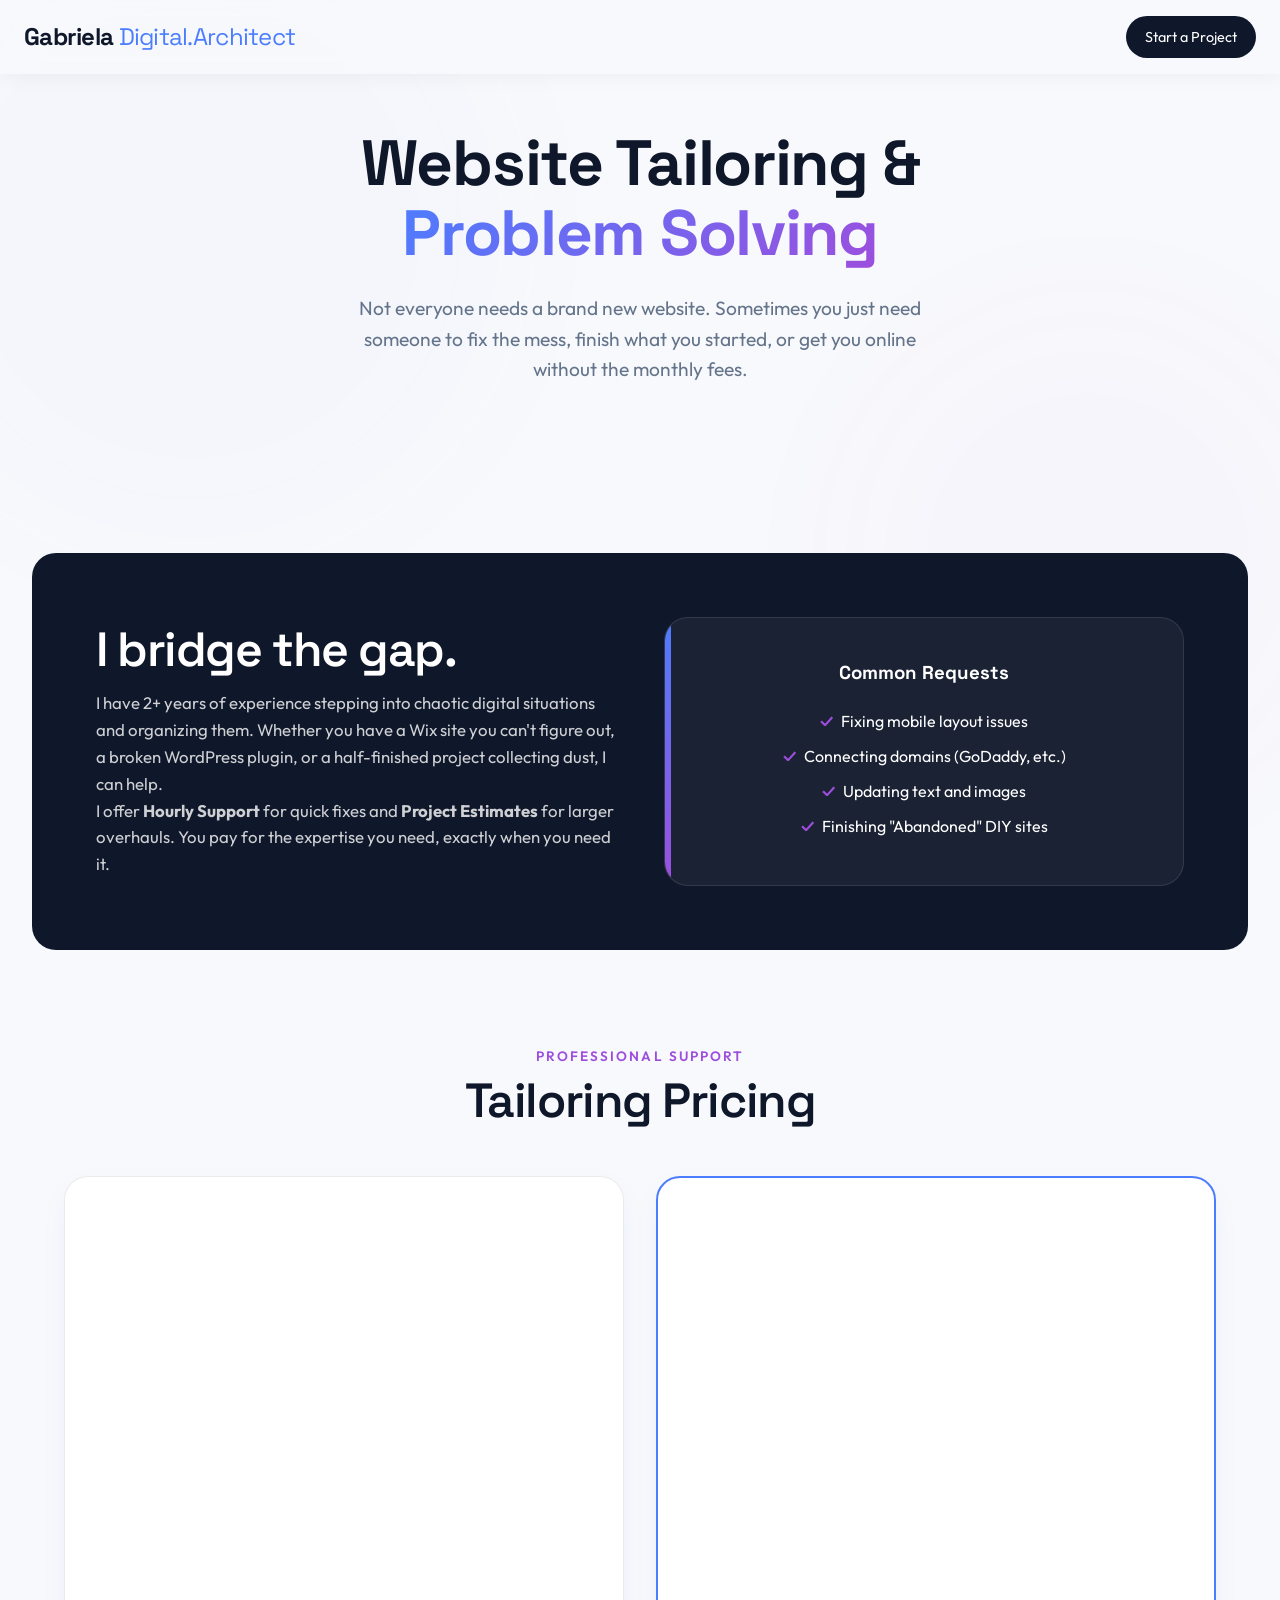
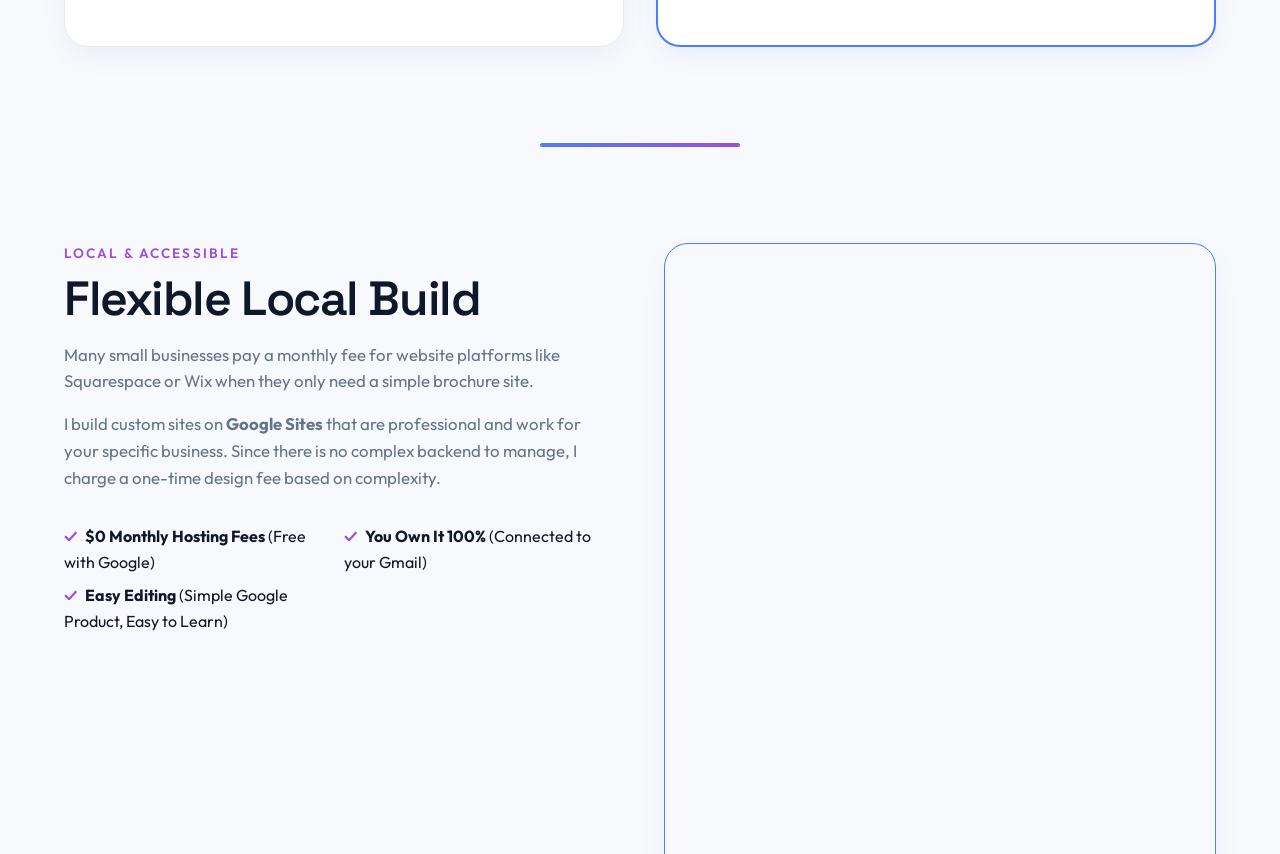
<file: flexibleservices.html>
<!DOCTYPE html>
<html lang="en">
<head>
  <meta charset="UTF-8" />
  <title>Tailoring & Flexible Pricing · Gabriela Fiona</title>
  <meta name="viewport" content="width=device-width, initial-scale=1" />
  
  <link rel="preconnect" href="https://fonts.googleapis.com">
  <link rel="preconnect" href="https://fonts.gstatic.com" crossorigin>
  <link href="https://fonts.googleapis.com/css2?family=Outfit:wght@300;400;500;600&family=Space+Grotesk:wght@400;500;600;700&display=swap" rel="stylesheet">
  
  <link rel="stylesheet" href="assets/CSS/style.css" />
  <link rel="icon" type="image/png" href="https://raw.githubusercontent.com/GabrielaFiona/Draft-gabrielafionacadena/c7ff6c3a3db4be6c7db6e33f9279c137e6772946/assets/img/glogofaviconblue.png">
</head>
  <!-- Google tag (gtag.js) -->
<script async src="https://www.googletagmanager.com/gtag/js?id=G-6TXJCBTRSX"></script>
<script>
  window.dataLayer = window.dataLayer || [];
  function gtag(){dataLayer.push(arguments);}
  gtag('js', new Date());

  gtag('config', 'G-6TXJCBTRSX');
</script>
<body>

<div class="bg-orb orb-1"></div>
<div class="bg-orb orb-2"></div>

<div class="page-wrapper">

  <nav class="nav-bar smart-nav">
    <a href="index.html" style="text-decoration:none; color:inherit;">
      <div class="logo">Gabriela <span class="highlight">Digital.Architect</span></div>
    </a>
    <a href="index.html#name" class="btn-sm open-form-link">Start a Project</a>
  </nav>

  <header class="hero" style="min-height: 50vh; padding-top: 8rem;">
    <div class="hero-content reveal">
      <h1>Website Tailoring &<br><span class="gradient-text">Problem Solving</span></h1>
      <p class="hero-sub">
        Not everyone needs a brand new website. Sometimes you just need someone to fix the mess, finish what you started, or get you online without the monthly fees.
      </p>
    </div>
  </header>

  <section class="section philosophy reveal">
    <div class="grid-2">
      <div class="text-block">
        <h2>I bridge the gap.</h2>
        <p>
          I have 2+ years of experience stepping into chaotic digital situations and organizing them. Whether you have a Wix site you can't figure out, a broken WordPress plugin, or a half-finished project collecting dust, I can help.
        </p>
        <p>
          I offer <strong>Hourly Support</strong> for quick fixes and <strong>Project Estimates</strong> for larger overhauls. You pay for the expertise you need, exactly when you need it.
        </p>
      </div>
      <div class="stat-card">
        <h3>Common Requests</h3>
        <ul class="check-list" style="margin-top:1rem; display:block;">
          <li style="border:none; padding:0.3rem 0;">Fixing mobile layout issues</li>
          <li style="border:none; padding:0.3rem 0;">Connecting domains (GoDaddy, etc.)</li>
          <li style="border:none; padding:0.3rem 0;">Updating text and images</li>
          <li style="border:none; padding:0.3rem 0;">Finishing "Abandoned" DIY sites</li>
        </ul>
      </div>
    </div>
  </section>

  <section class="section reveal">
    <div class="section-header">
      <span class="eyebrow">Professional Support</span>
      <h2>Tailoring Pricing</h2>
    </div>

    <div class="pricing-grid">
      
      <div class="price-card">
        <div class="tier-name">Hourly Support</div>
        <div class="tier-price">$85<span style="font-size:1rem; color:#64748B;">/hr</span></div>
        
        <p style="font-size: 0.9rem; color: var(--text-muted); font-weight: 500; margin-top: -0.5rem; margin-bottom: 1.5rem;">
          *2-hour minimum for first-time clients
        </p>

        <div class="tier-desc">Perfect for "I just need this fixed" moments. Updates, maintenance, and troubleshooting.</div>
        <hr>
        <div style="text-align:center;">
          <button class="btn-secondary toggle-form-btn" data-target="form-hourly" style="cursor:pointer; width:100%;">Book Hourly</button>
        </div>

        <div id="form-hourly" class="dropdown-form-container">
          <form action="https://formspree.io/f/xrbrgbaw" method="POST" class="contact-form">
            <input type="hidden" name="_subject" value="New Hourly Support Request" />
            
            <div class="form-group">
              <label>Name</label>
              <input type="text" name="name" required>
            </div>
            <div class="form-group">
              <label>Email</label>
              <input type="email" name="email" required>
            </div>
            <div class="form-group">
              <label>What needs fixing?</label>
              <textarea name="message" rows="3" placeholder="Briefly describe the issue..." required></textarea>
            </div>
            <button type="submit" class="btn-primary btn-submit" style="margin-top:1rem;">Send Request</button>
          </form>
        </div>
      </div>

      <div class="price-card featured">
        <div class="tier-name">The "Finisher"</div>
        <div class="tier-price">Custom Quote</div>
        <div class="tier-desc">For half-finished sites or major overhauls. I assess the work remaining and give you a flat fee to launch.</div>
        <hr>
        <div style="text-align:center;">
          <button class="btn-primary toggle-form-btn" data-target="form-estimate" style="cursor:pointer; width:100%;">Get an Estimate</button>
        </div>

        <div id="form-estimate" class="dropdown-form-container">
          <form action="https://formspree.io/f/xrbrgbaw" method="POST" class="contact-form">
            <input type="hidden" name="_subject" value="New Custom Project Estimate Request" />
            
            <div class="form-group">
              <label>Name</label>
              <input type="text" name="name" required>
            </div>
            <div class="form-group">
              <label>Email</label>
              <input type="email" name="email" required>
            </div>
            <div class="form-group">
              <label>Website URL (if applicable)</label>
              <input type="text" name="website_url">
            </div>
            <div class="form-group">
              <label>What remains to be done?</label>
              <textarea name="message" rows="3" placeholder="Tell me about the unfinished project..." required></textarea>
            </div>
            <button type="submit" class="btn-primary btn-submit" style="margin-top:1rem;">Request Estimate</button>
          </form>
        </div>
      </div>

    </div>
  </section>

  <div id="flexible" class="section-divider reveal"></div>

  <section class="section flexible-layout reveal">
    <div class="grid-2 align-top">
      
      <div class="flex-info">
        <span class="eyebrow">Local & Accessible</span>
        <h2>Flexible Local Build</h2>

        <p style="margin-bottom: 1rem;">
          Many small businesses pay a monthly fee for website platforms like Squarespace or Wix when they only need a simple brochure site.
        </p>
        <p>
          I build custom sites on <strong>Google Sites</strong> that are professional and work for your specific business. Since there is no complex backend to manage, I charge a one-time design fee based on complexity.
        </p>

        <ul class="check-list" style="margin-top: 2rem;">
          <li><strong>$0 Monthly Hosting Fees</strong> (Free with Google)</li>
          <li><strong>You Own It 100%</strong> (Connected to your Gmail)</li>
          <li><strong>Easy Editing</strong> (Simple Google Product, Easy to Learn)</li>
        </ul>
      </div>

      <div class="price-card" style="background: #F8F9FC; border-color: var(--accent-blue);">
        <h3 style="margin-bottom: 0.5rem;">Simple Pricing. The Best Solution for Small Businesses.</h3>
        
        <div class="pill-container">
  <a href="https://sites.google.com/view/newport-cleaning/home" class="pill-link">Example Site - Cleaning Service</a>
  <a href="https://www.nathanshomerepairsolution.com/" class="pill-link">Example Site - Local Handyman</a>
  <a href="https://sites.google.com/view/cavicandles/cavi" class="pill-link">Example Site - Candle Shop</a> 
        </div>

        <p style="font-size:0.8rem; margin-bottom: 1.5rem; opacity:0.7;">*The only recurring charge is a Domain Name if wanted (~$12/year).</p>

        <button class="btn-primary toggle-form-btn" data-target="form-google" style="cursor:pointer; width:100%;">Inquire About Google Sites</button>

        <div id="form-google" class="dropdown-form-container">
          <form action="https://formspree.io/f/xrbrgbaw" method="POST" class="contact-form">
            <input type="hidden" name="_subject" value="New Google Site Inquiry" />
            
            <div class="form-group">
              <label>Name</label>
              <input type="text" name="name" required>
            </div>
            <div class="form-group">
              <label>Email</label>
              <input type="email" name="email" required>
            </div>
            <div class="form-group">
              <label>Budget Range</label>
              <select name="budget" style="width:100%; padding:0.8rem; border:1px solid #e2e8f0; border-radius:12px; background:white;">
                <option value="$600 & Below">$600 & Below</option>
                <option value="$600 - $700">$700 - $900</option>
              </select>
            </div>
            <div class="form-group" style="margin-top:1rem;">
              <label>Business & Website Goals</label>
              <input type="text" name="business_type" placeholder="e.g. Landscaping, Bakery, Contractor...">
            </div>
            <button type="submit" class="btn-primary btn-submit" style="margin-top:1rem;">Send Inquiry</button>
          </form>
        </div>
      </div>

    </div>
  </section>

  <footer class="main-footer">
    <div class="footer-content">
      <div class="footer-brand">
        <h4>Gabriela Fiona</h4>
        <p>Digital Architect for the Oregon Coast.</p>
      </div>
      <div class="footer-links">
        <a href="index.html">Home</a>
        <a href="https://gabrielafiona.com/" target="_blank">Portfolio</a>
        <a href="mailto:gabrielafiona@gmail.com">Contact</a>
      </div>
    </div>
    <div class="footer-bottom">
      &copy; <span id="year"></span> Gabriela Fiona Cadena. All Rights Reserved.
    </div>
  </footer>

</div>

<script src="assets/js/script.js"></script>
</body>
</html>
</file>
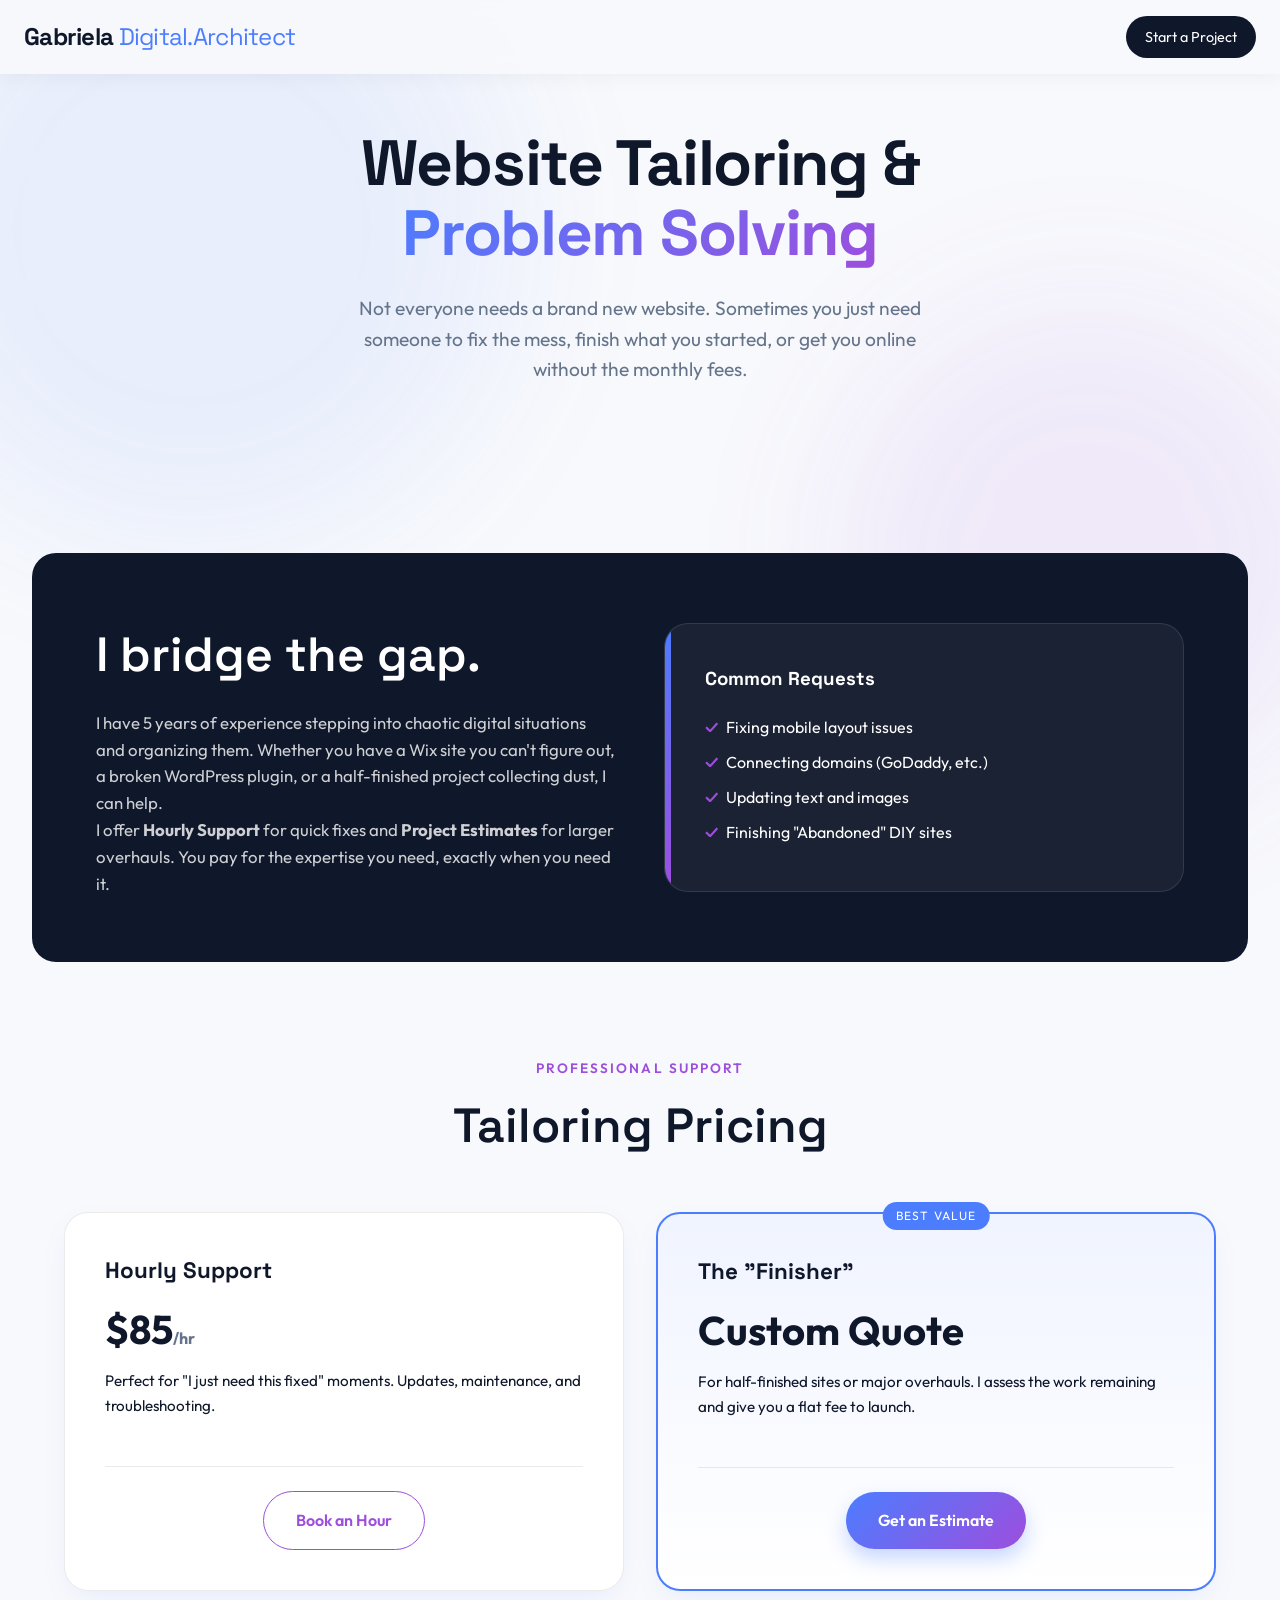
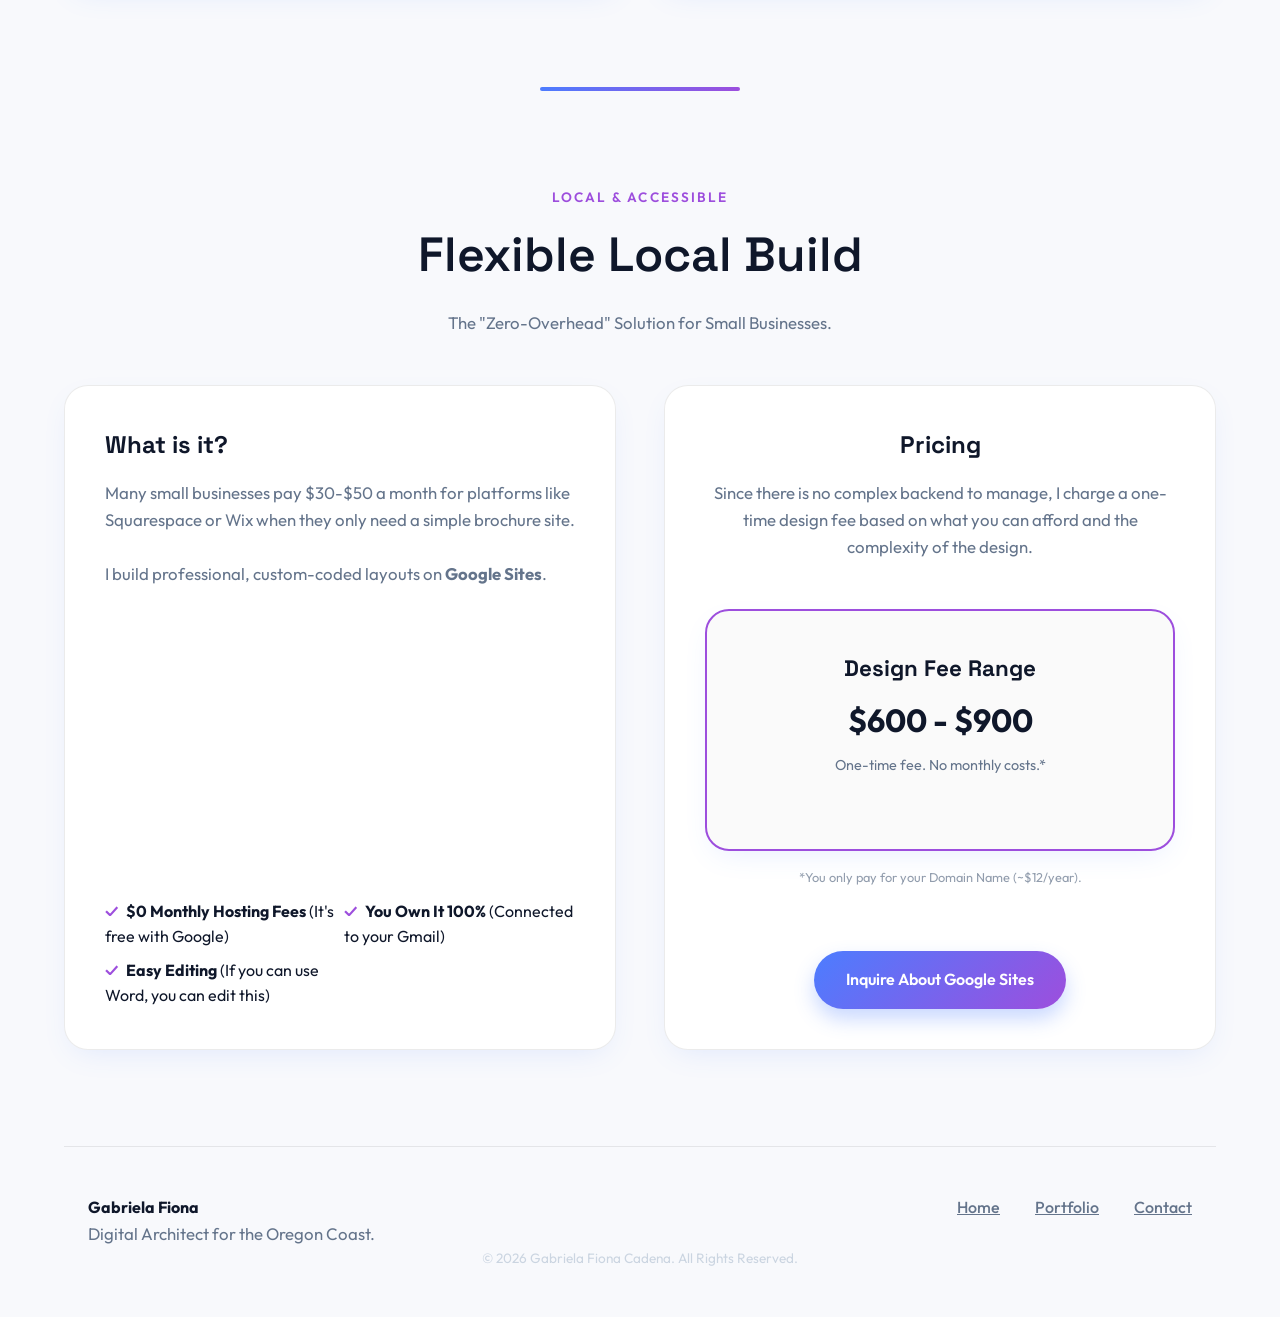
<file: freelance.html>
<!DOCTYPE html>
<html lang="en">
<head>
  <meta charset="UTF-8" />
  <title>Tailoring & Flexible Pricing · Gabriela Fiona</title>
  <meta name="viewport" content="width=device-width, initial-scale=1" />
  
  <link rel="preconnect" href="https://fonts.googleapis.com">
  <link rel="preconnect" href="https://fonts.gstatic.com" crossorigin>
  <link href="https://fonts.googleapis.com/css2?family=Outfit:wght@300;400;500;600&family=Space+Grotesk:wght@400;500;600;700&display=swap" rel="stylesheet">
  
  <link rel="stylesheet" href="style.css" />
</head>
<body>

<div class="bg-orb orb-1"></div>
<div class="bg-orb orb-2"></div>

<div class="page-wrapper">

  <nav class="nav-bar smart-nav">
    <a href="index.html" style="text-decoration:none; color:inherit;">
      <div class="logo">Gabriela <span class="highlight">Digital.Architect</span></div>
    </a>
    <a href="index.html#contact" class="btn-sm">Start a Project</a>
  </nav>

  <header class="hero" style="min-height: 50vh; padding-top: 8rem;">
    <div class="hero-content reveal">
      <h1>Website Tailoring &<br><span class="gradient-text">Problem Solving</span></h1>
      <p class="hero-sub">
        Not everyone needs a brand new website. Sometimes you just need someone to fix the mess, finish what you started, or get you online without the monthly fees.
      </p>
    </div>
  </header>

  <section class="section philosophy reveal">
    <div class="grid-2">
      <div class="text-block">
        <h2>I bridge the gap.</h2>
        <p>
          I have 5 years of experience stepping into chaotic digital situations and organizing them. Whether you have a Wix site you can't figure out, a broken WordPress plugin, or a half-finished project collecting dust, I can help.
        </p>
        <p>
          I offer <strong>Hourly Support</strong> for quick fixes and <strong>Project Estimates</strong> for larger overhauls. You pay for the expertise you need, exactly when you need it.
        </p>
      </div>
      <div class="stat-card">
        <h3>Common Requests</h3>
        <ul class="check-list" style="margin-top:1rem; display:block;">
          <li style="border:none; padding:0.3rem 0;">Fixing mobile layout issues</li>
          <li style="border:none; padding:0.3rem 0;">Connecting domains (GoDaddy, etc.)</li>
          <li style="border:none; padding:0.3rem 0;">Updating text and images</li>
          <li style="border:none; padding:0.3rem 0;">Finishing "Abandoned" DIY sites</li>
        </ul>
      </div>
    </div>
  </section>

  <section class="section reveal">
    <div class="section-header">
      <span class="eyebrow">Professional Support</span>
      <h2>Tailoring Pricing</h2>
    </div>

    <div class="pricing-grid">
      
      <div class="price-card">
        <div class="tier-name">Hourly Support</div>
        <div class="tier-price">$85<span style="font-size:1rem; color:#64748B;">/hr</span></div>
        <div class="tier-desc">Perfect for "I just need this fixed" moments. Updates, maintenance, and troubleshooting.</div>
        <hr>
        <div style="text-align:center;">
          <a href="mailto:your-gabrielafiona@gmail.com?subject=Hourly%20Support%20Request" class="btn-secondary">Book an Hour</a>
        </div>
      </div>

      <div class="price-card featured">
        <div class="badge">Best Value</div>
        <div class="tier-name">The "Finisher"</div>
        <div class="tier-price">Custom Quote</div>
        <div class="tier-desc">For half-finished sites or major overhauls. I assess the work remaining and give you a flat fee to launch.</div>
        <hr>
        <div style="text-align:center;">
          <a href="mailto:your-gabrielafiona@gmail.com?subject=Project%20Estimate%20Request" class="btn-primary">Get an Estimate</a>
        </div>
      </div>

    </div>
  </section>

  <div id="flexible" class="section-divider reveal"></div>

  <section class="section services-intro reveal">
    <div class="section-header">
      <span class="eyebrow">Local & Accessible</span>
      <h2>Flexible Local Build</h2>
      <p class="lede">The "Zero-Overhead" Solution for Small Businesses.</p>
    </div>

    <div class="grid-2">
      <div class="service-intro-card" style="text-align:left;">
        <h3>What is it?</h3>
        <p>
          Many small businesses pay $30-$50 a month for platforms like Squarespace or Wix when they only need a simple brochure site. 
          <br><br>
          I build professional, custom-coded layouts on <strong>Google Sites</strong>. 
        </p>
        <ul class="check-list" style="margin-top:1rem;">
          <li><strong>$0 Monthly Hosting Fees</strong> (It's free with Google)</li>
          <li><strong>You Own It 100%</strong> (Connected to your Gmail)</li>
          <li><strong>Easy Editing</strong> (If you can use Word, you can edit this)</li>
        </ul>
      </div>

      <div class="service-intro-card">
        <h3>Pricing</h3>
        <p>Since there is no complex backend to manage, I charge a one-time design fee based on what you can afford and the complexity of the design.</p>
        
        <div class="price-card" style="border:2px solid var(--accent-purple); background: #fafafa; margin-top:1rem;">
          <div class="tier-name">Design Fee Range</div>
          <div class="tier-price" style="font-size: 2rem;">$600 - $900</div>
          <p style="font-size:0.9rem;">One-time fee. No monthly costs.*</p>
        </div>
        
        <p style="font-size:0.8rem; margin-top:1rem; opacity:0.7;">*You only pay for your Domain Name (~$12/year).</p>
        
        <div style="margin-top:2rem;">
          <a href="mailto:your-gabrielafiona@gmail.com?subject=Google%20Site%20Inquiry" class="btn-primary">Inquire About Google Sites</a>
        </div>
      </div>
    </div>
  </section>

  <footer class="main-footer">
    <div class="footer-content">
      <div class="footer-brand">
        <h4>Gabriela Fiona</h4>
        <p>Digital Architect for the Oregon Coast.</p>
      </div>
      <div class="footer-links">
        <a href="index.html">Home</a>
        <a href="https://gabrielafiona.com/" target="_blank">Portfolio</a>
        <a href="mailto:your-gabrielafiona@gmail.com">Contact</a>
      </div>
    </div>
    <div class="footer-bottom">
      &copy; <span id="year"></span> Gabriela Fiona Cadena. All Rights Reserved.
    </div>
  </footer>

</div>

<script src="script.js"></script>
</body>
</html>
</file>
<file: assets/CSS/style.css>
:root {
  /* LIGHT MODE PALETTE */
  --bg-page: #F8F9FC;     /* Very light cool gray/white */
  --bg-card: #FFFFFF;
  --text-main: #0F172A;   /* Dark Slate for high contrast reading */
  --text-muted: #64748B;
  
  /* FANTASY ACCENTS */
  --accent-blue: #4C7DFF;
  --accent-purple: #9D4EDD;
  --gradient-fantasy: linear-gradient(135deg, #4C7DFF 0%, #9D4EDD 100%);
  --gradient-subtle: linear-gradient(135deg, rgba(76, 125, 255, 0.1) 0%, rgba(157, 78, 221, 0.1) 100%);
  
  /* BORDERS & SHADOWS */
  --border-light: rgba(0, 0, 0, 0.08);
  --shadow-card: 0 10px 30px -10px rgba(76, 125, 255, 0.15);
  --shadow-glow: 0 0 20px rgba(157, 78, 221, 0.2);
  
  --radius-lg: 24px;
  --radius-md: 16px;
}

* { box-sizing: border-box; margin: 0; padding: 0; }

html { scroll-behavior: smooth; }

body {
  background-color: var(--bg-page);
  color: var(--text-main);
  font-family: 'Outfit', sans-serif; /* Clean body font */
  line-height: 1.6;
  overflow-x: hidden;
}

/* TYPOGRAPHY */
h1, h2, h3, .logo, .pill-tag {
  font-family: 'Space Grotesk', sans-serif; /* The "Architect" font */
}

h1 {
  font-size: clamp(2.5rem, 5vw, 4rem);
  line-height: 1.1;
  font-weight: 700;
  letter-spacing: -0.02em;
  margin-bottom: 1.5rem;
}

h2 {
  font-size: clamp(2rem, 4vw, 3rem);
  font-weight: 600;
  margin-bottom: 1rem;
}

p { font-size: 1.05rem; color: var(--text-muted); }

.gradient-text {
  background: var(--gradient-fantasy);
  -webkit-background-clip: text;
  background-clip: text;
  color: transparent;
}

/* BACKGROUND ORBS */
.bg-orb {
  position: fixed;
  border-radius: 50%;
  filter: blur(80px);
  z-index: -1;
  opacity: 0.15; /* Fixed opacity from original source */
  animation: float 20s infinite ease-in-out;
}
.orb-1 {
  width: 50vw; height: 50vw;
  top: -10%; left: -10%;
  background: rgba(76, 125, 255, 0.15);
}
.orb-2 {
  width: 40vw; height: 40vw;
  bottom: 10%; right: -5%;
  background: rgba(157, 78, 221, 0.15);
  animation-delay: -5s;
}

@keyframes float {
  0%, 100% { transform: translate(0, 0); }
  50% { transform: translate(30px, 50px); }
}

/* LAYOUT */
.page-wrapper {
  max-width: 1200px;
  margin: 0 auto;
  padding: 0 1.5rem;
}

.section { margin: 6rem 0; }

/* NAVIGATION */
.nav-bar {
  display: flex;
  justify-content: space-between;
  align-items: center; 
  padding: 1rem 1.5rem; 
  position: fixed;
  top: 0;
  left: 0;
  width: 100%;
  z-index: 1000;
  background: rgba(248, 249, 252, 0.9);
  backdrop-filter: blur(10px);
  transition: transform 0.3s ease-in-out;
  box-shadow: 0 2px 20px rgba(0,0,0,0.05);
}

.nav-bar.nav-hidden {
  transform: translateY(-100%);
}

.logo { font-weight: 700; font-size: 1.5rem; letter-spacing: -0.03em; }
.logo .highlight { color: var(--accent-blue); font-weight: 400; }

/* MOBILE HEADER FIX */
@media (max-width: 600px) {
  .nav-bar {
    padding: 0.8rem 1rem;
    gap: 0.5rem;
  }
  .logo {
    font-size: 1.1rem;
    white-space: nowrap;
  }
  .btn-sm {
    padding: 0.5rem 0.9rem;
    font-size: 0.8rem;
    white-space: nowrap;
    line-height: 1; 
    display: flex;
    align-items: center;
  }
}

/* HERO */
.hero {
  min-height: 70vh;
  display: flex;
  align-items: center;
  justify-content: center;
  text-align: center;
  padding: 8rem 0 2rem 0;
}
.hero-content { max-width: 800px; }
.hero-sub { max-width: 600px; margin: 0 auto 2.5rem; font-size: 1.2rem; }

/* BUTTONS */
.btn-primary {
  display: inline-block;
  padding: 1rem 2rem;
  background: var(--gradient-fantasy);
  color: white;
  border-radius: 99px;
  font-weight: 600;
  text-decoration: none;
  box-shadow: 0 10px 20px rgba(76, 125, 255, 0.3);
  transition: transform 0.2s ease;
  border: none;
  cursor: pointer;
  font-family: inherit;
  font-size: 1rem;
}
.btn-primary:hover { transform: translateY(-2px); box-shadow: 0 15px 25px rgba(76, 125, 255, 0.4); }

.btn-secondary {
  display: inline-block;
  padding: 1rem 2rem;
  background: white;
  color: var(--accent-purple);
  border: 1px solid var(--accent-purple);
  border-radius: 99px;
  font-weight: 600;
  text-decoration: none;
  transition: all 0.2s ease;
  cursor: pointer;
}
.btn-secondary:hover { background: var(--bg-page); }

.btn-sm {
  padding: 0.6rem 1.2rem;
  background: var(--text-main);
  color: white;
  border-radius: 99px;
  font-size: 0.9rem;
  text-decoration: none;
}
.btn-outline { padding: 0.8rem 1.5rem; border: 1px solid white; color: white; border-radius: 99px; text-decoration: none; transition: 0.2s; background: transparent; cursor: pointer; }
.btn-outline:hover { background: white; color: var(--accent-blue); }

.hero-actions { display: flex; gap: 1rem; justify-content: center; align-items: center; flex-wrap: wrap; }

/* PHILOSOPHY */
.section.philosophy {
  background-color: var(--text-main);
  color: white;
  padding: 4rem;
  border-radius: var(--radius-lg);
  margin-left: -2rem; 
  margin-right: -2rem;
  width: calc(100% + 4rem);
}

.section.philosophy h2 { color: white; }
.section.philosophy p { color: rgba(255, 255, 255, 0.8); }

.grid-2 {
  display: grid;
  grid-template-columns: 1fr 1fr;
  gap: 3rem;
  align-items: center;
}
.grid-2.align-top {
  align-items: start;
}

@media(max-width: 800px) { 
  .grid-2 { grid-template-columns: 1fr; }
  .section.philosophy { margin-left: 0; margin-right: 0; width: 100%; padding: 3rem 1.5rem; }
}

.stat-card {
  background: rgba(255, 255, 255, 0.05);
  padding: 2.5rem;
  border-radius: var(--radius-lg);
  box-shadow: none;
  border: 1px solid rgba(255, 255, 255, 0.1);
  position: relative;
  overflow: hidden;
  display: flex;
  flex-direction: column;
  align-items: center;
  justify-content: center;
  text-align: center;
}
.stat-card h3 { color: white; }
.stat-card p { color: rgba(255, 255, 255, 0.7); }

.stat-card::before {
  content: "";
  position: absolute;
  top: 0; left: 0; width: 6px; height: 100%;
  background: var(--gradient-fantasy);
}
.center-cta { margin-top: 1.5rem; }

/* VISUAL DIVIDER */
.section-divider {
  width: 100%;
  height: 4px;
  background: var(--gradient-fantasy);
  margin: 2rem auto;
  border-radius: 99px;
  opacity: 0.8;
  max-width: 200px; 
}

/* SERVICE INTRO CARDS */
.service-intro-card {
  background: var(--bg-card);
  padding: 2.5rem;
  border-radius: var(--radius-lg);
  box-shadow: var(--shadow-card);
  border: 1px solid var(--border-light);
  display: flex;
  flex-direction: column;
  height: 100%;
  text-align: center;
}

.service-intro-card h3 { margin-bottom: 1rem; font-size: 1.5rem; }
.service-intro-card p { margin-bottom: 2rem; flex-grow: 1; }

/* SERVICES MAIN */
.eyebrow { color: var(--accent-purple); text-transform: uppercase; letter-spacing: 0.15em; font-weight: 600; font-size: 0.85rem; display: block; margin-bottom: 0.5rem; }
.section-header { text-align: center; margin-bottom: 3rem; max-width: 600px; margin-left: auto; margin-right: auto; }

/* BRAND CARD (Card Wide) */
.card-wide {
  background: var(--bg-card);
  border-radius: var(--radius-lg);
  box-shadow: var(--shadow-card);
  border: 1px solid var(--border-light);
  display: grid;
  grid-template-columns: 1.5fr 1fr; /* Text left, Image right */
  overflow: hidden;
}

.card-content { 
  padding: 3rem; 
  display: flex;
  flex-direction: column;
  justify-content: center;
}

.card-image-side {
  position: relative;
  min-height: 100%;
  background: #f1f5f9;
}

.card-image-side img {
  width: 100%;
  height: 100%;
  object-fit: cover;
  display: block;
}

@media(max-width: 768px) { 
  .card-wide { grid-template-columns: 1fr; } 
  .card-image-side { height: 250px; order: -1; } 
}

/* Price specific styling for Brand Card */
.price { font-size: 2rem; font-family: 'Space Grotesk', sans-serif; font-weight: 700; margin-bottom: 1rem; color: var(--accent-blue); }
.price .note { font-size: 0.9rem; color: var(--text-muted); font-weight: 400; }
.check-list { list-style: none; margin-top: 1.5rem; display: grid; grid-template-columns: 1fr 1fr; gap: 0.5rem; }
.check-list li::before { content: "✓"; color: var(--accent-purple); margin-right: 0.5rem; font-weight: bold; }

/* UPDATE 3: SERVICE VISUAL HEADER BOX (DISPLAY: NONE) */
.service-header-visual {
  display: none !important;
}

/* PILL BUTTONS CONTAINER */
.pill-container {
  display: flex;
  flex-direction: column; 
  align-items: center;    
  gap: 12px;              
  width: 100%;
  margin: 20px 0;         
}
.pill-link {
  font-size: 0.8rem;
  text-decoration: none;
  background: #f0f4ff;
  color: var(--accent-blue);
  padding: 0.4rem 1rem;
  border-radius: 99px;
  font-weight: 500;
  border: 1px solid transparent;
  transition: 0.2s;
}
.pill-link:hover {
  border-color: var(--accent-blue);
  background: white;
}

/* PRICING GRID (Base styling before scoping) */
.pricing-grid {
  display: grid;
  grid-template-columns: repeat(auto-fit, minmax(300px, 1fr));
  gap: 2rem;
  align-items: stretch; /* Make them even height */
}

/* UPDATE 3: PACKAGE COLORS */
.price-card.pkg-1 { background-color: #4E7BFE !important; }
.price-card.pkg-2 { background-color: #7267EF !important; }
.price-card.pkg-3 { background-color: #8F55E2 !important; }

.price-card {
  background: var(--bg-card);
  padding: 2.5rem;
  border-radius: var(--radius-lg);
  border: 1px solid var(--border-light);
  box-shadow: var(--shadow-card);
  transition: 0.3s;
  display: flex;
  flex-direction: column;
  text-align: center;
  position: relative; 
  overflow: hidden;
  will-change: transform; 
  content-visibility: auto; 
  contain-intrinsic-size: 1px 500px; 
}
.price-card:hover { transform: translateY(-5px); border-color: var(--accent-blue); }

.price-card.featured {
  border: 2px solid var(--accent-blue);
  z-index: 1;
}

/* New White Box Style for Content within Package Cards */
.package-text-wrapper {
  position: relative;
  z-index: 2;
  background: white;
  padding: 1.5rem;
  border-radius: var(--radius-md);
  box-shadow: 0 4px 15px rgba(0,0,0,0.05);
  margin-top: auto; 
}

.tier-name { 
  font-family: 'Space Grotesk'; 
  font-size: 1.4rem; 
  font-weight: 700; 
  margin-bottom: 0.5rem;
  background: white;
  display: inline-block;
  padding: 0.5rem 1.5rem;
  border-radius: 99px;
  position: relative;
  z-index: 2;
  box-shadow: 0 4px 10px rgba(0,0,0,0.1);
  margin-bottom: 2rem;
}

.badge {
  position: absolute; top: 12px; left: 50%; transform: translateX(-50%);
  background: var(--accent-blue); color: white; padding: 0.25rem 0.8rem;
  border-radius: 99px; font-size: 0.75rem; text-transform: uppercase; letter-spacing: 0.1em;
  z-index: 3;
}

/* PRICING STYLES */
.tier-price { 
  font-size: 1.5rem; 
  font-weight: 700; 
  color: var(--accent-blue);
  margin-top: 0.5rem;
  margin-bottom: 0.5rem; 
}
.tier-desc { 
  font-size: 1.1rem;
  font-weight: 600;
  color: var(--text-main);
  margin-bottom: 0.5rem; 
  line-height: 1.4;
}

.price-card hr { border: none; height: 1px; background: var(--border-light); margin: 1rem 0; }
.feature-list { list-style: none; margin-bottom: 1rem; text-align: left; }
.feature-list li { padding: 0.4rem 0; border-bottom: 1px dashed var(--border-light); font-size: 0.95rem; }
.feature-list li:last-child { border-bottom: none; }

/* FLEXIBLE OPTION */
.flexible-opt { margin-top: -3rem; }
.flex-box {
  background: var(--text-main);
  color: white;
  padding: 2rem 3rem;
  border-radius: var(--radius-lg);
  display: flex;
  justify-content: space-between;
  align-items: center;
  flex-wrap: wrap;
  gap: 1.5rem;
  background-image: var(--gradient-fantasy);
}
.flex-text h3 { margin-bottom: 0.3rem; }
.flex-text p { color: rgba(255,255,255,0.9); }

/* CAROUSEL STYLES */
.process-section { text-align: center; }

.carousel {
  position: relative;
  margin-top: 3rem;
  width: 100%;
  max-width: 800px;
  margin-left: auto;
  margin-right: auto;
}

.carousel-track-container { overflow: hidden; width: 100%; }
.carousel-track {
  display: flex;
  transition: transform 0.4s ease-in-out;
  list-style: none;
  padding: 0;
  margin: 0;
}
.carousel-slide { min-width: 100%; padding: 0 1rem; }

.mockup-window {
  width: 100%;
  background: white;
  border-radius: 12px;
  box-shadow: 0 20px 50px rgba(0,0,0,0.1);
  border: 1px solid var(--border-light);
  overflow: hidden;
  text-align: left;
}
.mockup-header { background: #f1f5f9; padding: 0.8rem; display: flex; gap: 0.4rem; align-items: center; }
.dot { width: 10px; height: 10px; border-radius: 50%; display: block; }
.red { background: #ff5f56; } .yellow { background: #ffbd2e; } .green { background: #27c93f; }
.url-bar { margin-left: 1rem; background: white; padding: 2px 10px; border-radius: 4px; font-size: 0.7rem; color: #999; flex-grow: 1; text-align: left; overflow: hidden; white-space: nowrap; text-overflow: ellipsis; }

.mockup-body { padding: 2rem; background: #fafafa; aspect-ratio: 16/9; display: flex; flex-direction: column; gap: 1rem; position: relative; }
.mockup-body.no-padding { padding: 0; }

.mockup-body a {
  display: block;
  height: 100%;
  width: 100%;
}

.site-preview-img {
  width: 100%;
  height: 100%;
  object-fit: cover;
  object-position: top;
  display: block;
}

/* CAROUSEL BUTTONS */
.carousel-btn {
  position: absolute;
  top: 50%;
  transform: translateY(-50%);
  background: rgba(255, 255, 255, 0.4);
  border: none;
  color: white;
  font-size: 2rem;
  width: 50px;
  height: 50px;
  padding: 0;
  display: flex;
  align-items: center;
  justify-content: center;
  cursor: pointer;
  z-index: 10;
  border-radius: 50%;
  transition: 0.3s;
}
.carousel-btn:hover { background: rgba(255, 255, 255, 0.6); }
.btn-prev { left: -4rem; }
.btn-next { right: -4rem; }

@media(max-width: 600px) { 
  .carousel-btn { 
    display: flex; 
    width: 35px;
    height: 35px;
    font-size: 1.2rem;
    background: rgba(0,0,0,0.3); 
  }
  .btn-prev { left: 0; }
  .btn-next { right: 0; }
  .carousel-slide { padding: 0 0.2rem; }
}

.carousel-nav { display: flex; justify-content: center; padding: 1.5rem 0; gap: 1rem; }
.carousel-indicator {
  border: none;
  border-radius: 50%;
  width: 12px;
  height: 12px;
  background: rgba(255, 255, 255, 0.3);
  cursor: pointer;
}
.carousel-indicator.current-slide { background: white; transform: scale(1.2); }

/* UPDATE 1: ARCHITECT & CONTACT LAYOUT (CENTERED) */
.about-section { position: relative; text-align: center; }

.about-text-content {
  text-align: center; 
  display: flex;
  flex-direction: column;
  align-items: center;
  margin: 0 auto;
}
.about-text-content h2 { margin-bottom: 1rem; }
.about-text-content p { margin-bottom: 1.5rem; text-align: center; max-width: 600px; }

.profile-img-container {
  width: 100%;
  max-width: 350px;
  aspect-ratio: 1/1;
  margin: 0 auto 2rem auto; 
  position: relative;
  border-radius: var(--radius-lg);
  overflow: hidden;
  box-shadow: var(--shadow-card);
  border: 4px solid white;
}
.profile-img { width: 100%; height: 100%; object-fit: cover; }

/* UPDATE 2: DROPDOWN FORM STYLES */
.dropdown-form-container {
  display: none; 
  margin-top: 2rem;
  padding: 2.5rem;
  background: var(--bg-card);
  border-radius: var(--radius-lg);
  text-align: left;
  border: 1px solid var(--border-light);
  box-shadow: var(--shadow-card);
  width: 100%;
  max-width: 600px;
}

.dropdown-form-container.active {
  display: block;
  animation: slideDown 0.3s ease-out forwards;
}

@keyframes slideDown {
  from { opacity: 0; transform: translateY(-10px); }
  to { opacity: 1; transform: translateY(0); }
}

.contact-form {
  display: grid;
  gap: 1.2rem;
}

.form-group { text-align: left; }
.form-group label { display: block; font-size: 0.9rem; font-weight: 600; margin-bottom: 0.5rem; color: var(--text-main); }
.form-group input, .form-group textarea, .form-group select {
  width: 100%;
  padding: 1rem;
  border: 1px solid #e2e8f0;
  border-radius: var(--radius-md);
  font-family: inherit;
  font-size: 1rem;
  background: #f8fafc;
  transition: 0.2s;
}


/* FOOTER */
.main-footer { margin-top: 6rem; padding: 3rem 0; border-top: 1px solid var(--border-light); }
.footer-content { display: flex; justify-content: space-between; margin-bottom: 2rem; max-width: 1200px; margin: 0 auto; padding: 0 1.5rem; }
.footer-links a { margin-left: 2rem; color: var(--text-muted); font-weight: 500; transition: 0.2s; }
.footer-links a:hover { color: var(--accent-blue); }
.footer-bottom { text-align: center; font-size: 0.85rem; color: #cbd5e1; }

.reveal { opacity: 0; transform: translateY(30px); transition: all 0.8s ease; }
.reveal.active { opacity: 1; transform: translateY(0); }

/* ABOUT SECTION REDESIGN */
.about-section .section-header { margin-bottom: 3rem; text-align: center; }
.about-column-left { text-align: center; }
.about-mini-bio { margin-top: 1rem; }
.about-mini-bio p { font-size: 0.95rem; max-width: 320px; margin: 0 auto; }
.about-section .about-text-content { text-align: left; align-items: flex-start; margin: 0; }
.about-section .about-text-content h3 { font-size: 1.8rem; margin-bottom: 1rem; }
.about-section .about-text-content p { text-align: left; margin-bottom: 1.2rem; }
.about-section .dropdown-form-container { margin: 2rem 0 0 0; max-width: 100%; }
.about-section .profile-img-container { margin-bottom: 1rem; }

@media (max-width: 800px) {
  .about-section .about-text-content { text-align: center; align-items: center; }
  .about-section .about-text-content p { text-align: center; }
  .about-section .about-actions { justify-content: center !important; }
}

h2 { line-height: 1.1; letter-spacing: -0.03em; }
.section.philosophy h2 { margin-bottom: 0.8rem; }


/* ========================================= */
/* DESKTOP PACKAGE CONDENSING & PERFECT ALIGNMENT 
   (SCOPED ONLY TO #packages-list TO FIX FLEXIBLE SERVICES PAGE) */
/* ========================================= */
@media (min-width: 1024px) {
  #packages-list .pricing-grid {
    grid-template-columns: repeat(3, 1fr);
    justify-content: center;
    align-items: stretch; /* Makes all cards match the height of the tallest one */
    max-width: 1050px; 
    margin: 0 auto;
    gap: 1.5rem; /* Consistent horizontal spacing */
  }

  #packages-list .price-card {
    padding: 1.5rem;
    max-width: 340px; 
    margin: 0 auto;
    width: 100%;
    display: flex;
    flex-direction: column;
  }
  
  #packages-list .package-text-wrapper {
    padding: 1.2rem;
    display: flex;
    flex-direction: column;
    flex-grow: 1; /* Forces the inner white box to stretch to full card height */
  }

  #packages-list .tier-name {
    margin-bottom: 1rem;
    font-size: 1.2rem; 
    padding: 0.4rem 1.2rem;
    display: inline-flex;
    align-items: center;
    justify-content: center;
  }

  #packages-list .tier-desc {
    font-size: 0.95rem;
    margin-bottom: 1rem;
    /* This forces all descriptions to share the exact same height, keeping prices aligned perfectly horizontally */
    min-height: 60px; 
    display: flex;
    align-items: flex-start;
  }

  #packages-list .tier-price {
    font-size: 1.35rem; 
    margin: 0.2rem 0;
    min-height: 35px; /* Ensures price blocks are uniform height */
  }

  #packages-list .price-card hr {
    margin: 0.75rem 0;
  }

  #packages-list .feature-list {
    /* Takes up all remaining middle space, pushing the button down */
    flex-grow: 1;
    display: flex;
    flex-direction: column;
  }

  #packages-list .feature-list li {
    padding: 0.3rem 0;
    font-size: 0.9rem;
  }

  #packages-list .pill-container {
    margin-top: auto !important; /* Locks the button to the absolute bottom edge of the box */
    padding-top: 1rem;
  }
}


/* ---------------------------------------------------- */
/* ABOUT SECTION BUTTON EQUALIZING                      */
/* ---------------------------------------------------- */
.about-actions {
  display: flex;
  flex-wrap: wrap; 
  gap: 1rem;
  width: 100%; /* Ensures the container gives them equal space on mobile */
}

.about-actions .btn-primary,
.about-actions .btn-secondary {
  flex: 1 1 200px; /* Allows them to grow evenly, but shrink if the screen is super small */
  width: 100%; /* Forces them to match widths exactly when stacked on mobile */
  text-align: center;
  display: inline-flex;
  justify-content: center;
  align-items: center;
  margin: 0; 
  box-sizing: border-box;
  
  /* Forces the link and the button to have the exact same text and height rules */
  font-family: inherit;
  font-size: 1rem;
  line-height: 1.5;
  padding: 0.8rem 1.5rem;
  height: 55px;
  
  /* NEW: Strips the mobile browser's default hidden button styling */
  -webkit-appearance: none;
  appearance: none;
}

/* Desktop: Side-by-side */
.hero-actions {
  display: flex;
  gap: 1rem; /* Adds nice breathing room between the buttons */
  margin-top: 1.5rem; /* Keeps them separated from the paragraph above */
  flex-wrap: wrap; /* Safety fallback */
}

/* Mobile: Stacked nicely for touch UX */
@media (max-width: 768px) {
  .hero-actions {
    flex-direction: column;
    width: 100%;
  }
  
  .hero-actions .btn-primary {
    width: 100%; /* Makes the buttons full-width for easier thumb tapping */
    text-align: center;
    box-sizing: border-box; /* Ensures padding doesn't break the width */
  }
}
</file>
<file: style.css>
:root {
  /* LIGHT MODE PALETTE */
  --bg-page: #F8F9FC;     /* Very light cool gray/white */
  --bg-card: #FFFFFF;
  --text-main: #0F172A;   /* Dark Slate for high contrast reading */
  --text-muted: #64748B;
  
  /* FANTASY ACCENTS */
  --accent-blue: #4C7DFF;
  --accent-purple: #9D4EDD;
  --gradient-fantasy: linear-gradient(135deg, #4C7DFF 0%, #9D4EDD 100%);
  --gradient-subtle: linear-gradient(135deg, rgba(76, 125, 255, 0.1) 0%, rgba(157, 78, 221, 0.1) 100%);
  
  /* BORDERS & SHADOWS */
  --border-light: rgba(0, 0, 0, 0.08);
  --shadow-card: 0 10px 30px -10px rgba(76, 125, 255, 0.15);
  --shadow-glow: 0 0 20px rgba(157, 78, 221, 0.2);
  
  --radius-lg: 24px;
  --radius-md: 16px;
}

* { box-sizing: border-box; margin: 0; padding: 0; }

html { scroll-behavior: smooth; }

body {
  background-color: var(--bg-page);
  color: var(--text-main);
  font-family: 'Outfit', sans-serif; /* Clean body font */
  line-height: 1.6;
  overflow-x: hidden;
}

/* TYPOGRAPHY */
h1, h2, h3, .logo, .pill-tag {
  font-family: 'Space Grotesk', sans-serif; /* The "Architect" font */
}

h1 {
  font-size: clamp(2.5rem, 5vw, 4rem);
  line-height: 1.1;
  font-weight: 700;
  letter-spacing: -0.02em;
  margin-bottom: 1.5rem;
}

h2 {
  font-size: clamp(2rem, 4vw, 3rem);
  font-weight: 600;
  margin-bottom: 1rem;
}

p { font-size: 1.05rem; color: var(--text-muted); }

.gradient-text {
  background: var(--gradient-fantasy);
  -webkit-background-clip: text;
  background-clip: text;
  color: transparent;
}

/* BACKGROUND ORBS */
.bg-orb {
  position: fixed;
  border-radius: 50%;
  filter: blur(80px);
  z-index: -1;
  opacity: 0.6;
  animation: float 20s infinite ease-in-out;
}
.orb-1 {
  width: 50vw; height: 50vw;
  top: -10%; left: -10%;
  background: rgba(76, 125, 255, 0.15);
}
.orb-2 {
  width: 40vw; height: 40vw;
  bottom: 10%; right: -5%;
  background: rgba(157, 78, 221, 0.15);
  animation-delay: -5s;
}

@keyframes float {
  0%, 100% { transform: translate(0, 0); }
  50% { transform: translate(30px, 50px); }
}

/* LAYOUT */
.page-wrapper {
  max-width: 1200px;
  margin: 0 auto;
  padding: 0 1.5rem;
}

.section { margin: 6rem 0; }

/* NAVIGATION - UPDATED */
.nav-bar {
  display: flex;
  justify-content: space-between;
  align-items: center; /* Ensures vertical alignment */
  padding: 1rem 1.5rem; 
  position: fixed;
  top: 0;
  left: 0;
  width: 100%;
  z-index: 1000;
  background: rgba(248, 249, 252, 0.9);
  backdrop-filter: blur(10px);
  transition: transform 0.3s ease-in-out;
  box-shadow: 0 2px 20px rgba(0,0,0,0.05);
}

.nav-bar.nav-hidden {
  transform: translateY(-100%);
}

.logo { font-weight: 700; font-size: 1.5rem; letter-spacing: -0.03em; }
.logo .highlight { color: var(--accent-blue); font-weight: 400; }

/* NEW: MOBILE HEADER FIX */
@media (max-width: 600px) {
  .nav-bar {
    padding: 0.8rem 1rem;
    gap: 0.5rem;
  }
  .logo {
    font-size: 1.1rem;
    white-space: nowrap;
  }
  .btn-sm {
    padding: 0.5rem 0.9rem;
    font-size: 0.8rem;
    white-space: nowrap;
    line-height: 1; /* Helps vertical alignment */
    display: flex;
    align-items: center;
  }
}

/* HERO */
.hero {
  min-height: 70vh;
  display: flex;
  align-items: center;
  justify-content: center;
  text-align: center;
  padding: 8rem 0 2rem 0;
}
.hero-content { max-width: 800px; }
.hero-sub { max-width: 600px; margin: 0 auto 2.5rem; font-size: 1.2rem; }

/* BUTTONS */
.btn-primary {
  display: inline-block;
  padding: 1rem 2rem;
  background: var(--gradient-fantasy);
  color: white;
  border-radius: 99px;
  font-weight: 600;
  text-decoration: none;
  box-shadow: 0 10px 20px rgba(76, 125, 255, 0.3);
  transition: transform 0.2s ease;
}
.btn-primary:hover { transform: translateY(-2px); box-shadow: 0 15px 25px rgba(76, 125, 255, 0.4); }

.btn-secondary {
  display: inline-block;
  padding: 1rem 2rem;
  background: white;
  color: var(--accent-purple);
  border: 1px solid var(--accent-purple);
  border-radius: 99px;
  font-weight: 600;
  text-decoration: none;
  transition: all 0.2s ease;
}
.btn-secondary:hover { background: var(--bg-page); }

.btn-sm {
  padding: 0.6rem 1.2rem;
  background: var(--text-main);
  color: white;
  border-radius: 99px;
  font-size: 0.9rem;
  text-decoration: none;
}
.btn-outline { padding: 0.8rem 1.5rem; border: 1px solid white; color: white; border-radius: 99px; text-decoration: none; transition: 0.2s; background: transparent; cursor: pointer; }
.btn-outline:hover { background: white; color: var(--accent-blue); }

.hero-actions { display: flex; gap: 1rem; justify-content: center; align-items: center; flex-wrap: wrap; }

/* PHILOSOPHY */
.section.philosophy {
  background-color: var(--text-main);
  color: white;
  padding: 4rem;
  border-radius: var(--radius-lg);
  margin-left: -2rem; 
  margin-right: -2rem;
  width: calc(100% + 4rem);
}

.section.philosophy h2 { color: white; }
.section.philosophy p { color: rgba(255, 255, 255, 0.8); }

.grid-2 {
  display: grid;
  grid-template-columns: 1fr 1fr;
  gap: 3rem;
  align-items: center;
}
@media(max-width: 800px) { 
  .grid-2 { grid-template-columns: 1fr; }
  .section.philosophy { margin-left: 0; margin-right: 0; width: 100%; padding: 3rem 1.5rem; }
}

.stat-card {
  background: rgba(255, 255, 255, 0.05);
  padding: 2.5rem;
  border-radius: var(--radius-lg);
  box-shadow: none;
  border: 1px solid rgba(255, 255, 255, 0.1);
  position: relative;
  overflow: hidden;
}
.stat-card h3 { color: white; }
.stat-card p { color: rgba(255, 255, 255, 0.7); }

.stat-card::before {
  content: "";
  position: absolute;
  top: 0; left: 0; width: 6px; height: 100%;
  background: var(--gradient-fantasy);
}
.center-cta { margin-top: 2rem; }

/* VISUAL DIVIDER */
.section-divider {
  width: 100%;
  height: 4px;
  background: var(--gradient-fantasy);
  margin: 2rem auto;
  border-radius: 99px;
  opacity: 0.8;
  max-width: 200px; 
}

/* SERVICE INTRO CARDS */
.service-intro-card {
  background: var(--bg-card);
  padding: 2.5rem;
  border-radius: var(--radius-lg);
  box-shadow: var(--shadow-card);
  border: 1px solid var(--border-light);
  display: flex;
  flex-direction: column;
  height: 100%;
  text-align: center;
}

.service-intro-card h3 { margin-bottom: 1rem; font-size: 1.5rem; }
.service-intro-card p { margin-bottom: 2rem; flex-grow: 1; }

/* SERVICES MAIN */
.eyebrow { color: var(--accent-purple); text-transform: uppercase; letter-spacing: 0.15em; font-weight: 600; font-size: 0.85rem; display: block; margin-bottom: 0.5rem; }
.section-header { text-align: center; margin-bottom: 3rem; max-width: 600px; margin-left: auto; margin-right: auto; }

.card-wide {
  background: var(--bg-card);
  border-radius: var(--radius-lg);
  box-shadow: var(--shadow-card);
  border: 1px solid var(--border-light);
  display: grid;
  grid-template-columns: 1.5fr 1fr;
  overflow: hidden;
}
.card-content { padding: 3rem; }
.visual-brand {
  background: var(--gradient-subtle);
  position: relative;
}
@media(max-width: 768px) { .card-wide { grid-template-columns: 1fr; } .visual-brand { height: 200px; } }

.price { font-size: 2rem; font-family: 'Space Grotesk', sans-serif; font-weight: 700; margin-bottom: 1rem; color: var(--accent-blue); }
.price .note { font-size: 0.9rem; color: var(--text-muted); font-weight: 400; }
.check-list { list-style: none; margin-top: 1.5rem; display: grid; grid-template-columns: 1fr 1fr; gap: 0.5rem; }
.check-list li::before { content: "✓"; color: var(--accent-purple); margin-right: 0.5rem; font-weight: bold; }

/* UPDATED: SERVICE VISUAL HEADER BOX (Image Behind Title) */
.service-header-visual {
  width: 100%;
  height: 120px; /* Adjust height as needed */
  background: #f1f5f9;
  margin-bottom: 1.5rem;
  border-radius: 12px;
  overflow: hidden;
  position: relative;
  display: flex;
  align-items: center;
  justify-content: center;
}

.service-header-visual img {
  position: absolute;
  top: 0;
  left: 0;
  width: 100%;
  height: 100%;
  object-fit: cover;
  z-index: 0; /* Behind Text */
  /* Remove opacity here if you want full image brightness, 
     but ensure your image is light enough for black text 
     OR add a background overlay if needed. */
}

.service-header-visual h3, 
.service-header-visual .tier-name {
  position: relative;
  z-index: 1; /* On top of image */
  color: var(--text-main); /* Black/Dark Text as requested */
  margin: 0;
  text-align: center;
  font-weight: 700;
  /* Optional: Text shadow to help readability if image is mixed */
  /* text-shadow: 0 1px 2px rgba(255,255,255,0.8); */ 
}


/* NEW: PILL BUTTONS CONTAINER */
.pill-container {
  display: flex;
  gap: 0.5rem;
  margin-top: 2rem;
  flex-wrap: wrap;
}
.pill-container.center {
  justify-content: center;
}
.pill-link {
  font-size: 0.8rem;
  text-decoration: none;
  background: #f0f4ff;
  color: var(--accent-blue);
  padding: 0.4rem 1rem;
  border-radius: 99px;
  font-weight: 500;
  border: 1px solid transparent;
  transition: 0.2s;
}
.pill-link:hover {
  border-color: var(--accent-blue);
  background: white;
}

/* PRICING GRID */
.pricing-grid {
  display: grid;
  grid-template-columns: repeat(auto-fit, minmax(300px, 1fr));
  gap: 2rem;
  align-items: start;
}

.price-card {
  background: var(--bg-card);
  padding: 2.5rem;
  border-radius: var(--radius-lg);
  border: 1px solid var(--border-light);
  box-shadow: var(--shadow-card);
  transition: 0.3s;
  display: flex;
  flex-direction: column;
}
.price-card:hover { transform: translateY(-5px); border-color: var(--accent-blue); }

.price-card.featured {
  border: 2px solid var(--accent-blue);
  position: relative;
  background: linear-gradient(to bottom, #F0F4FF, #FFFFFF);
}
.badge {
  position: absolute; top: -12px; left: 50%; transform: translateX(-50%);
  background: var(--accent-blue); color: white; padding: 0.25rem 0.8rem;
  border-radius: 99px; font-size: 0.75rem; text-transform: uppercase; letter-spacing: 0.1em;
}

.tier-name { font-family: 'Space Grotesk'; font-size: 1.4rem; font-weight: 700; margin-bottom: 0.5rem; }
.tier-price { font-size: 2.5rem; font-weight: 700; color: var(--text-main); margin-bottom: 0.5rem; }
.tier-desc { font-size: 0.95rem; margin-bottom: 1.5rem; min-height: 40px; }
.price-card hr { border: none; height: 1px; background: var(--border-light); margin: 1.5rem 0; }
.feature-list { list-style: none; margin-bottom: 1rem; }
.feature-list li { padding: 0.5rem 0; border-bottom: 1px dashed var(--border-light); }
.feature-list li:last-child { border-bottom: none; }

/* FLEXIBLE OPTION */
.flexible-opt { margin-top: -3rem; }
.flex-box {
  background: var(--text-main);
  color: white;
  padding: 2rem 3rem;
  border-radius: var(--radius-lg);
  display: flex;
  justify-content: space-between;
  align-items: center;
  flex-wrap: wrap;
  gap: 1.5rem;
  background-image: var(--gradient-fantasy);
}
.flex-text h3 { margin-bottom: 0.3rem; }
.flex-text p { color: rgba(255,255,255,0.9); }

/* CAROUSEL STYLES */
.process-section { text-align: center; }

.carousel {
  position: relative;
  margin-top: 3rem;
  width: 100%;
  max-width: 800px;
  margin-left: auto;
  margin-right: auto;
}

.carousel-track-container { overflow: hidden; width: 100%; }
.carousel-track {
  display: flex;
  transition: transform 0.4s ease-in-out;
  list-style: none;
  padding: 0;
  margin: 0;
}
.carousel-slide { min-width: 100%; padding: 0 1rem; }

.mockup-window {
  width: 100%;
  background: white;
  border-radius: 12px;
  box-shadow: 0 20px 50px rgba(0,0,0,0.1);
  border: 1px solid var(--border-light);
  overflow: hidden;
  text-align: left;
}
.mockup-header { background: #f1f5f9; padding: 0.8rem; display: flex; gap: 0.4rem; align-items: center; }
.dot { width: 10px; height: 10px; border-radius: 50%; display: block; }
.red { background: #ff5f56; } .yellow { background: #ffbd2e; } .green { background: #27c93f; }
.url-bar { margin-left: 1rem; background: white; padding: 2px 10px; border-radius: 4px; font-size: 0.7rem; color: #999; flex-grow: 1; text-align: left; overflow: hidden; white-space: nowrap; text-overflow: ellipsis; }

.mockup-body { padding: 2rem; background: #fafafa; aspect-ratio: 16/9; display: flex; flex-direction: column; gap: 1rem; position: relative; }
.mockup-body.no-padding { padding: 0; }
.site-preview-img {
  width: 100%;
  height: 100%;
  object-fit: cover;
  object-position: top;
  display: block;
}

/* ROUND CAROUSEL BUTTONS */
.carousel-btn {
  position: absolute;
  top: 50%;
  transform: translateY(-50%);
  background: rgba(255, 255, 255, 0.4);
  border: none;
  color: white;
  font-size: 2rem;
  width: 50px;
  height: 50px;
  padding: 0;
  display: flex;
  align-items: center;
  justify-content: center;
  cursor: pointer;
  z-index: 10;
  border-radius: 50%;
  transition: 0.3s;
}
.carousel-btn:hover { background: rgba(255, 255, 255, 0.6); }
.btn-prev { left: -4rem; }
.btn-next { right: -4rem; }
@media(max-width: 600px) { .carousel-btn { display: none; } }

.carousel-nav { display: flex; justify-content: center; padding: 1.5rem 0; gap: 1rem; }
.carousel-indicator {
  border: none;
  border-radius: 50%;
  width: 12px;
  height: 12px;
  background: rgba(255, 255, 255, 0.3);
  cursor: pointer;
}
.carousel-indicator.current-slide { background: white; transform: scale(1.2); }

/* ABOUT SECTION CENTERED */
.about-section { position: relative; text-align: center; }
.about-container-centered { max-width: 800px; margin: 0 auto; }
.about-visual-centered { margin-bottom: 2rem; }
.profile-img-container {
  width: 100%;
  max-width: 350px;
  aspect-ratio: 1/1;
  margin: 0 auto;
  position: relative;
  border-radius: var(--radius-lg);
  overflow: hidden;
  box-shadow: var(--shadow-card);
  border: 4px solid white;
}
.profile-img { width: 100%; height: 100%; object-fit: cover; }
.profile-img-container::before {
  content: '';
  position: absolute;
  inset: -2px;
  z-index: -1;
  background: var(--gradient-fantasy);
  border-radius: var(--radius-lg);
  opacity: 0.6;
}
.about-actions-centered { margin-top: 2rem; display: flex; justify-content: center; }

/* FOOTER */
.main-footer { margin-top: 6rem; padding: 3rem 0; border-top: 1px solid var(--border-light); }
.footer-content { display: flex; justify-content: space-between; margin-bottom: 2rem; max-width: 1200px; margin: 0 auto; padding: 0 1.5rem; }
.footer-links a { margin-left: 2rem; color: var(--text-muted); font-weight: 500; transition: 0.2s; }
.footer-links a:hover { color: var(--accent-blue); }
.footer-bottom { text-align: center; font-size: 0.85rem; color: #cbd5e1; }

.reveal { opacity: 0; transform: translateY(30px); transition: all 0.8s ease; }
.reveal.active { opacity: 1; transform: translateY(0); }
</file>
